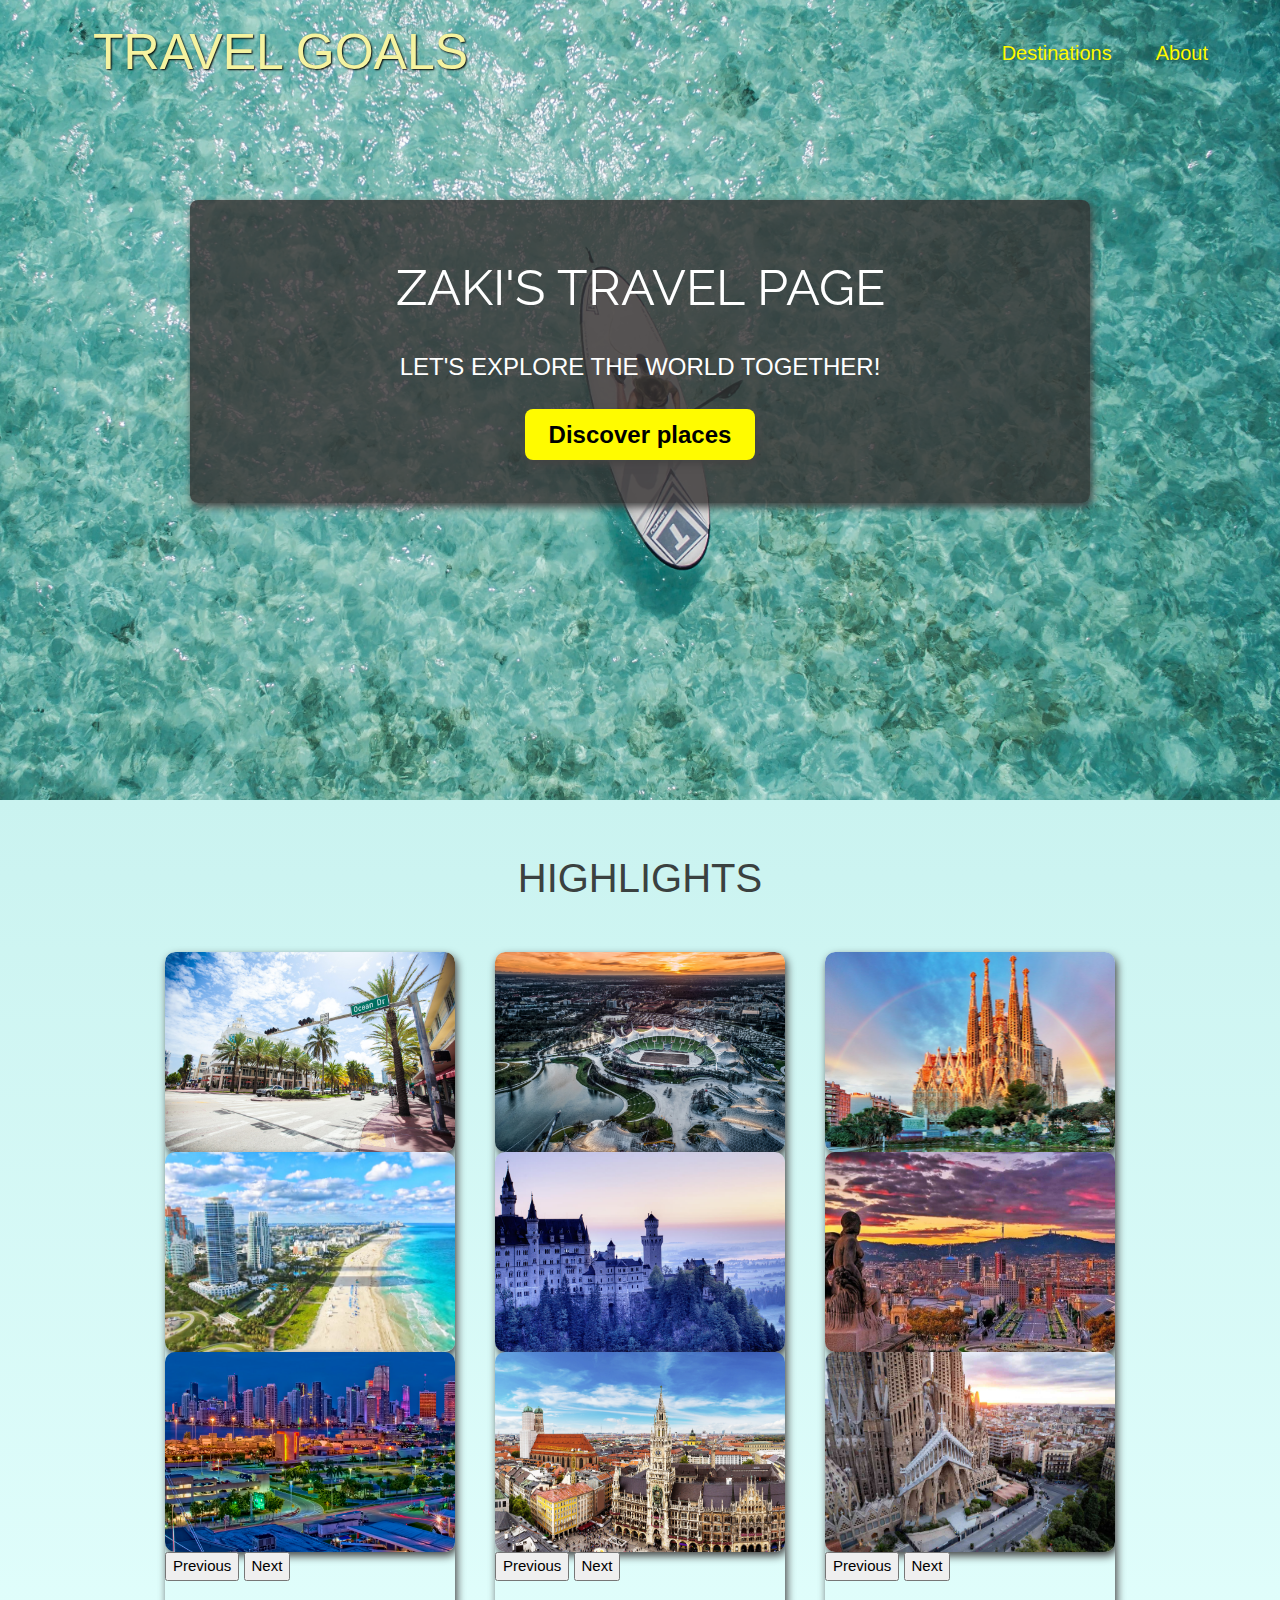
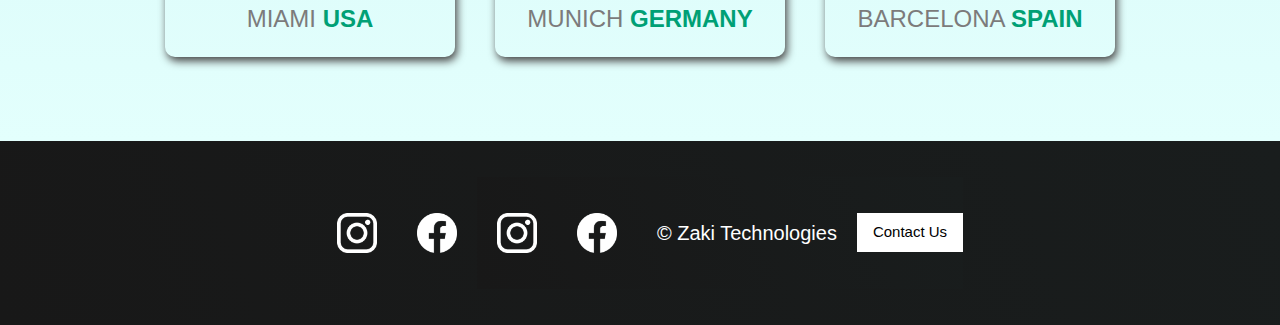
<file: index.html>
<!DOCTYPE html>
<html lang="en">
  <head>
    <meta charset="UTF-8" />
    <link rel="preconnect" href="https://fonts.googleapis.com" />
    <link rel="preconnect" href="https://fonts.gstatic.com" crossorigin />
    <link rel="stylesheet" href="https://www.w3schools.com/w3css/4/w3.css">
    <link href="https://cdn.jsdelivr.net/npm/bootstrap@5.0.2/dist/css/bootstrap.min.css" rel="stylesheet" integrity="sha384-EVSTQN3/azprG1Anm3QDgpJLIm9Nao0Yz1ztcQTwFspd3yD65VohhpuuCOmLASjC" crossorigin="anonymous">
    <link
      href="https://fonts.googleapis.com/css2?family=Raleway:wght@700&display=swap"
      rel="stylesheet"
    />
    <link rel="stylesheet" href="styles.css" />
    <link rel="stylesheet" href="shared.css" />
    <title>Travel Goals</title>
  </head>
  <body>
    <header>
      <div id="page-logo">
        <a href="index.html">Travel Goals</a>
      </div>
      <nav>
        <ul>
          <li>
            <a href="/places.html">Destinations</a>
          </li>
          <li><a href="">About</a></li>
        </ul>
      </nav>
    </header>
    <main>
      <section id="hero">
        <div id="hero-content">
          <h1>Zaki's Travel Page</h1>
          <p>Let's explore the World together!</p>
          <a href="/places.html">Discover places</a>
          <div class="w3-container mt-5">
            <div id="id01" class="w3-modal">
                <div class="w3-modal-content rounded">
                    <div class="w3-container">
                        <span onclick="document.getElementById('id01').style.display='none'" class="w3-button w3-display-topright">&times;</span>
                        <div class="mb-3 mt-3">
                          <label for="exampleFormControlInput1" class="form-label">Email address</label>
                          <input type="email" class="form-control" id="exampleFormControlInput1" placeholder="name@example.com">
                        </div>
                        <div class="mb-3">
                          <label for="exampleFormControlTextarea1" class="form-label">Subject About the Trip</label>
                          <textarea class="form-control" id="exampleFormControlTextarea1" rows="3"></textarea>
                        </div>
                        <div class="mb-3">
                          <button type="submit" onclick="window.location.href='index.html'" class="btn btn-primary mb-3">Send</button>
                        </div>
                    </div>
                </div>
            </div>
        </div>
        </div>
      </section>
      <section id="highlights">
        <h2>Highlights</h2>
        <ul id="destinations">
          <li class="destination">
            <div id="miami" class="carousel slide carousel-fade" data-bs-ride="carousel">
              <div class="carousel-inner">
                <div class="carousel-item active">
                  <img src="/images/places/miami.jpg" alt="Miami treets on sunny day"/>
                </div>
                <div class="carousel-item">
                  <img src="/images/places/miami2.jpg" alt="Miami2"/>
                </div>
                <div class="carousel-item">
                  <img src="/images/places/miami3.jpg" alt="Miami3"/>
                </div>
              </div>
              <button class="carousel-control-prev" type="button" data-bs-target="#miami" data-bs-slide="prev">
                <span class="carousel-control-prev-icon" aria-hidden="true"></span>
                <span class="visually-hidden">Previous</span>
              </button>
              <button class="carousel-control-next" type="button" data-bs-target="#miami" data-bs-slide="next">
                <span class="carousel-control-next-icon" aria-hidden="true"></span>
                <span class="visually-hidden">Next</span>
              </button>
            </div>
            <p>Miami <strong>USA</strong></p>
          </li>
          <li class="destination">
            <div id="munich" class="carousel slide carousel-fade" data-bs-ride="carousel">
              <div class="carousel-inner">
                <div class="carousel-item active">
                  <img src="/images/places/munich.jpg" alt="Munich stadium in winter"/>
                </div>
                <div class="carousel-item">
                  <img src="/images/places/munich2.jpg" alt="Munich2"/>
                </div>
                <div class="carousel-item">
                  <img src="/images/places/munich3.jpg" alt="Munich3"/>
                </div>
              </div>
              <button class="carousel-control-prev" type="button" data-bs-target="#munich" data-bs-slide="prev">
                <span class="carousel-control-prev-icon" aria-hidden="true"></span>
                <span class="visually-hidden">Previous</span>
              </button>
              <button class="carousel-control-next" type="button" data-bs-target="#munich" data-bs-slide="next">
                <span class="carousel-control-next-icon" aria-hidden="true"></span>
                <span class="visually-hidden">Next</span>
              </button>
            </div>
            <p>Munich <strong>Germany</strong></p>
          </li>
          <li class="destination">
            <div id="barcelona" class="carousel slide carousel-fade" data-bs-ride="carousel">
              <div class="carousel-inner">
                <div class="carousel-item active">
                  <img src="/images/places/barcelona.jpg" alt="Palm beach in Barcelona"/>
                </div>
                <div class="carousel-item">
                  <img src="/images/places/barcelona2.jpg" alt=" Barcelona2"/>
                </div>
                <div class="carousel-item">
                  <img src="/images/places/barcelona3.jpg" alt="Barcelona3"/>
                </div>
              </div>
              <button class="carousel-control-prev" type="button" data-bs-target="#barcelona" data-bs-slide="prev">
                <span class="carousel-control-prev-icon" aria-hidden="true"></span>
                <span class="visually-hidden">Previous</span>
              </button>
              <button class="carousel-control-next" type="button" data-bs-target="#barcelona" data-bs-slide="next">
                <span class="carousel-control-next-icon" aria-hidden="true"></span>
                <span class="visually-hidden">Next</span>
              </button>
            </div>
            <p>Barcelona <strong>Spain</strong></p>
          </li>
        </ul>
      </section>
      </main>
      <footer>
      <ul>
        <li>
          <a href="https://www.instagram.com" target="_blank"
            ><img src="/images/icons/insta.png" alt="Instagram logo"
          /></a>
        </li>
        <li>
          <a href="https://www.facebook.com" target="_blank"
            ><img src="/images/icons/facebook.png" alt="Facebook logo"
          /></a>
        </li>
      </ul>
      </section>
    </main>
    <footer>
      <ul>
        <li>
          <a href="https://www.instagram.com" target="_blank"
            ><img src="/images/icons/insta.png" alt="Instagram logo"
          /></a>
        </li>
        <li>
          <a href="https://www.facebook.com" target="_blank"
            ><img src="/images/icons/facebook.png" alt="Facebook logo"
          /></a>
        </li>
      </ul>
      <p>&copy; Zaki Technologies</p>
      <button onclick="document.getElementById('id01').style.display='block'" class="w3-button w3-white rounded">Contact Us</button>
    </footer>
  </body>
  <script src="https://cdn.jsdelivr.net/npm/bootstrap@5.0.2/dist/js/bootstrap.bundle.min.js" integrity="sha384-MrcW6ZMFYlzcLA8Nl+NtUVF0sA7MsXsP1UyJoMp4YLEuNSfAP+JcXn/tWtIaxVXM" crossorigin="anonymous"></script>
</html>
</file>
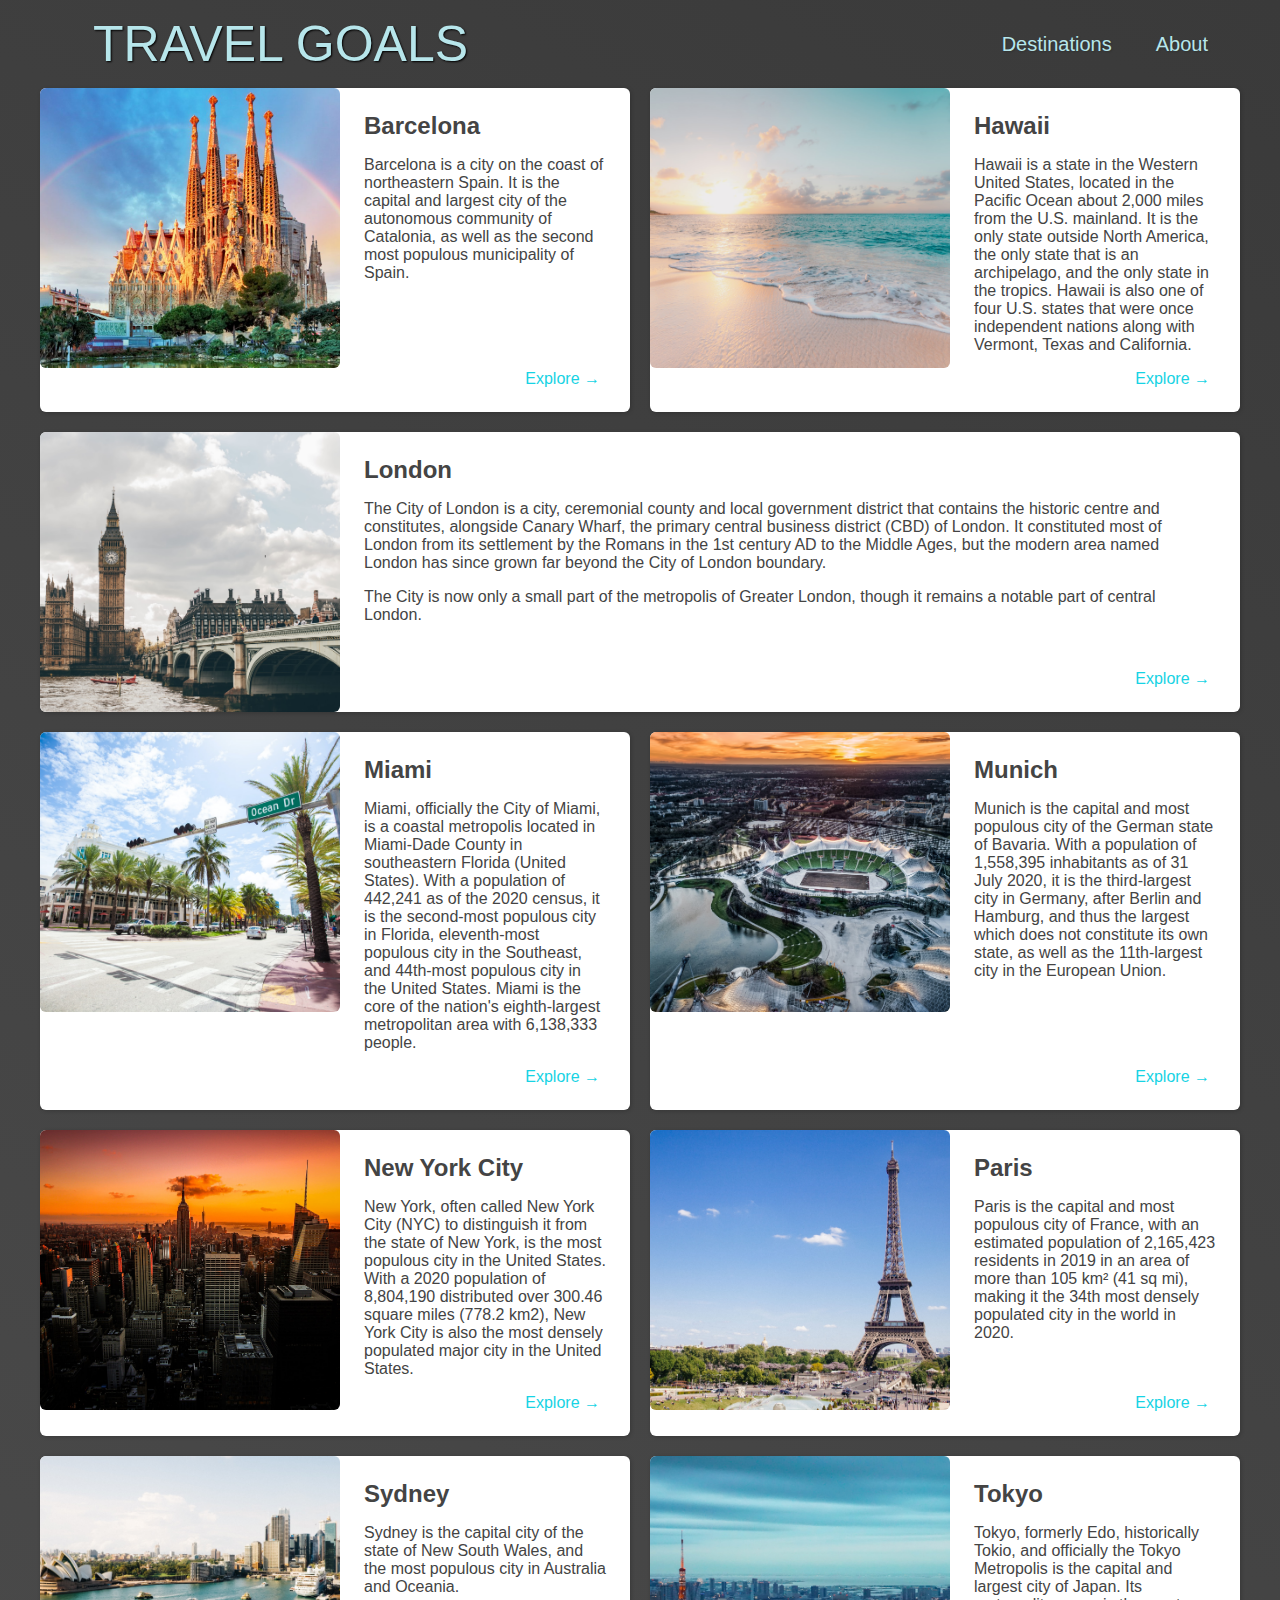
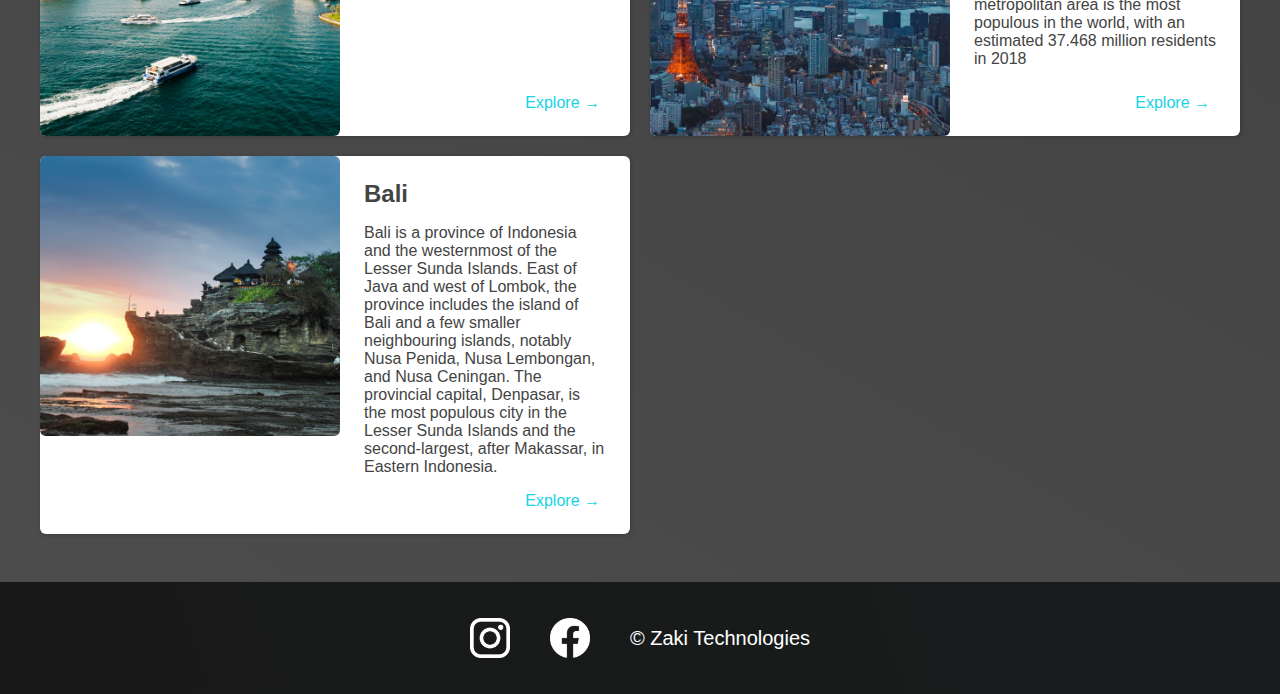
<file: places.html>
<!DOCTYPE html>
<html lang="en">
  <head>
    <meta charset="UTF-8" />
    <link rel="preconnect" href="https://fonts.googleapis.com" />
    <link rel="preconnect" href="https://fonts.gstatic.com" crossorigin />
    <link
      href="https://fonts.googleapis.com/css2?family=Raleway:wght@700&display=swap"
      rel="stylesheet"
    />
    <link rel="stylesheet" href="shared.css" />
    <link rel="stylesheet" href="places.css" />
    <title>Travel Goals</title>
  </head>
  <body>
    <header>
      <div id="page-logo">
        <a href="index.html">Travel Goals</a>
      </div>
      <nav>
        <ul>
          <li>
            <a href="/places.html">Destinations</a>
          </li>
          <li><a href="">About</a></li>
        </ul>
      </nav>
    </header>
    <main>
        <ul>
            <li>
              <img src="images/places/barcelona.jpg" alt="City of Barcelona" />
              <div class="item-content">
                <div>
                  <h2>Barcelona</h2>
                  <p>
                    Barcelona is a city on the coast of northeastern Spain. It is the capital and largest city of the autonomous community of Catalonia, as well as the second most populous municipality of Spain.
                  </p>
                </div>
                <div class="actions">
                  <a href="https://en.wikipedia.org/wiki/Barcelona" target="_blank">Explore &#x2192</a>
                </div>
              </div>
            </li>
            <li>
              <img src="images/places/hawaii.jpg" alt="Hawaii beach" />
              <div class="item-content">
                <div>
                  <h2>Hawaii</h2>
                  <p>
                   Hawaii is a state in the Western United States, located in the Pacific Ocean about 2,000 miles from the U.S. mainland. It is the only state outside North America, the only state that is an archipelago, and the only state in the tropics. Hawaii is also one of four U.S. states that were once independent nations along with Vermont, Texas and California.
                  </p>
                </div>
                <div class="actions">
                  <a href="https://en.wikipedia.org/wiki/Hawaii" target="_blank">Explore &#x2192</a>
                </div>
              </div>
            </li>
            <li>
              <img src="images/places/london.jpg" alt="London city" />
              <div class="item-content">
                <div>
                  <h2>London</h2>
                  <p>
                    The City of London is a city, ceremonial county and local government district that contains the historic centre and constitutes, alongside Canary Wharf, the primary central business district (CBD) of London. It constituted most of London from its settlement by the Romans in the 1st century AD to the Middle Ages, but the modern area named London has since grown far beyond the City of London boundary.
                  </p>
                  <p>
                    The City is now only a small part of the metropolis of Greater London, though it remains a notable part of central London. 
                  </p>
                </div>
                <div class="actions">
                  <a href="https://en.wikipedia.org/wiki/London" target="_blank">Explore &#x2192</a>
                </div>
              </div>
            </li>
            <li>
              <img src="images/places/miami.jpg" alt="Miami streets" />
              <div class="item-content">
                <div>
                  <h2>Miami</h2>
                  <p>
                    Miami, officially the City of Miami, is a coastal metropolis located in Miami-Dade County in southeastern Florida (United States). With a population of 442,241 as of the 2020 census, it is the second-most populous city in Florida, eleventh-most populous city in the Southeast, and 44th-most populous city in the United States. Miami is the core of the nation's eighth-largest metropolitan area with 6,138,333 people.
                  </p>
                </div>
                <div class="actions">
                  <a href="https://en.wikipedia.org/wiki/Miami" target="_blank">Explore &#x2192</a>
                </div>
              </div>
            </li>
            <li>
              <img src="images/places/munich.jpg" alt="Munich football stadium" />
              <div class="item-content">
                <div>
                  <h2>Munich</h2>
                  <p>
                    Munich is the capital and most populous city of the German state of Bavaria. With a population of 1,558,395 inhabitants as of 31 July 2020, it is the third-largest city in Germany, after Berlin and Hamburg, and thus the largest which does not constitute its own state, as well as the 11th-largest city in the European Union.
                  </p>
                </div>
                <div class="actions">
                  <a href="https://en.wikipedia.org/wiki/Munich" target="_blank">Explore &#x2192</a>
                </div>
              </div>
            </li>
            <li>
              <img src="images/places/new-york-city.jpg" alt="New York City skyline" />
              <div class="item-content">
                <div>
                  <h2>New York City</h2>
                  <p>
                    New York, often called New York City (NYC) to distinguish it from the state of New York, is the most populous city in the United States. With a 2020 population of 8,804,190 distributed over 300.46 square miles (778.2 km2), New York City is also the most densely populated major city in the United States.
                  </p>
                </div>
                <div class="actions">
                  <a href="https://en.wikipedia.org/wiki/New_York_City"
                  target="_blank">Explore &#x2192</a
                  >
                </div>
              </div>
            </li>
            <li>
              <img src="images/places/paris.jpg" alt="Paris city" />
              <div class="item-content">
                <div>
                  <h2>Paris</h2>
                  <p>
                    Paris is the capital and most populous city of France, with an estimated population of 2,165,423 residents in 2019 in an area of more than 105 km² (41 sq mi), making it the 34th most densely populated city in the world in 2020.
                  </p>
                </div>
                <div class="actions">
                  <a href="https://en.wikipedia.org/wiki/Paris" target="_blank">Explore &#x2192</a>
                </div>
              </div>
            </li>
            <li>
              <img src="images/places/sydney.jpg" alt="Sydney beach" />
              <div class="item-content">
                <div>
                  <h2>Sydney</h2>
                  <p>
                    Sydney is the capital city of the state of New South Wales, and the most populous city in Australia and Oceania.
                  </p>
                </div>
                <div class="actions">
                  <a href="https://en.wikipedia.org/wiki/Sydney" target="_blank">Explore &#x2192</a>
                </div>
              </div>
            </li>
            <li>
              <img src="images/places/tokyo.jpg" alt="Tokyo skyline" />
              <div class="item-content">
                <div>
                  <h2>Tokyo</h2>
                  <p>
                    Tokyo, formerly Edo, historically Tokio, and officially the Tokyo Metropolis is the capital and largest city of Japan. Its metropolitan area is the most populous in the world, with an estimated 37.468 million residents in 2018
                  </p>
                </div>
                <div class="actions">
                  <a href="https://en.wikipedia.org/wiki/Tokyo" target="_blank">Explore &#x2192</a>
                </div>
              </div>
            </li>
            <li>
              <img src="images/places/bali.jpg" alt="Bali beach" />
              <div class="item-content">
                <div>
                  <h2>Bali</h2>
                  <p>
                    Bali is a province of Indonesia and the westernmost of the Lesser Sunda Islands. East of Java and west of Lombok, the province includes the island of Bali and a few smaller neighbouring islands, notably Nusa Penida, Nusa Lembongan, and Nusa Ceningan. The provincial capital, Denpasar, is the most populous city in the Lesser Sunda Islands and the second-largest, after Makassar, in Eastern Indonesia.
                  </p>
                </div>
                <div class="actions">
                  <a href="https://en.wikipedia.org/wiki/Bali" target="_blank">Explore &#x2192</a>
                </div>
              </div>
            </li>
          </ul>
    </main>
    <footer>
      <ul>
        <li>
          <a href="https://www.instagram.com"
            ><img src="/images/icons/insta.png" alt="Instagram logo"
          /></a>
        </li>
        <li>
          <a href="https://www.facebook.com"
            ><img src="/images/icons/facebook.png" alt="Facebook logo"
          /></a>
        </li>
      </ul>
      <p> &copy; Zaki Technologies</p>
    </footer>
  </body>
</html>
</file>
<file: styles.css>
#hero {
    height: 800px;
    background-image: url("/images/places/ocean.jpg");
    background-position: center;
    background-size: cover;
}

#hero-content {
    width: 900px;
    background-color: rgba(51, 47, 47, 0.8);
    box-shadow: 2px 4px 8px rgb(68, 67, 67);
    border-radius: 8px;
    text-align: center;
    padding: 50px 0;
    margin: 0 auto;
    position: relative;
    top: 200px;
}

#hero-content h1 {
    color: white;
    text-transform: uppercase;
    font-size: 50px;
    font-family: "Raleway", sans-serif;
    margin: 0;
}

#hero-content p {
    color: white;
    text-transform: uppercase;
    font-size: 24px;
    font-weight: 300;
    margin-bottom: 32px;
}

#hero-content a {
    text-decoration: none;
    background-color: rgb(255, 251, 0);
    padding: 12px 24px;
    color: black;
    font-size: 24px;
    font-weight: bold;
    border-radius: 8px;
    box-shadow: 2px 4px 8px rgb(68, 67, 67);
}

#hero-content a:hover {
    background-color: rgb(255, 238, 0);
}

#highlights {
    padding: 24px;
    background: linear-gradient(0deg, rgb(227, 255, 253), rgb(202, 243, 240))
}

#highlights h2 {
    text-transform: uppercase;
    text-align: center;
    font-size: 40px;
    color: rgb(59, 65, 64);
    margin: 24px 0;
}

#destinations {
    display: flex;
    width: 90%;
    margin: auto;
    margin-bottom: 40px;
    justify-content: center;

}

.destination {
    margin: 0 20px;
    text-transform: uppercase;
}

.destination p {
    text-align: center;
    font-size: 24px;
    color: rgb(124, 123, 123);
    margin: 20px 0;
}

.destination strong {
    color: rgb(0, 160, 117);
}

#destinations .carousel-inner img {
    height: 200px;
    width: 100%;
    box-shadow: 2px 4px 8px rgb(68, 67, 67);
    border-radius: 10px;
    object-fit: cover;
}

.destination {
    margin: 20px;
    max-width: 290px;
    box-shadow: 2px 4px 8px rgb(68, 67, 67);
    border-radius: 10px;
    overflow: hidden;
  }
  
  .destination .carousel-inner {
    border-radius: 10px; /* Rotunjirea colțurilor pentru carusel */
  }
</file>
<file: shared.css>
body {
    font-family: "Quicksand", sans-serif;
    margin: 0;
}

ul {
    list-style: none;
    margin: 0;
    padding: 0;
}

header {
    display: flex;
    justify-content: space-between;
    align-items: center;
    padding: 15px 60px;
    position: absolute;
    width: 100%;
    top: 0;
    left: 0;
    box-sizing: border-box;
}

#page-logo a {
    margin-left: 23px;
    padding: 10px;
    font-family: "Oleo Script", sans-serif;
    color: rgb(245, 243, 160);
    font-size: 50px;
    text-decoration: none;
    text-transform: uppercase;
    text-shadow: 1px 1px 2px rgb(0, 0, 0);
}

header ul {
    display: flex;

}

header li {
    margin-left: 20px;
}

header a {
    color: rgb(255, 251, 0);
    text-decoration: none;
    font-size: 20px;
    padding: 12px;
    text-shadow: 1px 1px 2px rgba(0, 0, 0, 0.2);
    border-radius: 5px;
}

header nav a:hover {
    color: rgb(77, 77, 77);
    background-color: rgb(255, 251, 0);
}

footer {
    background: linear-gradient(70deg, rgb(24, 24, 24), rgb(25, 29, 29));
    padding: 36px 0;
    display: flex;
    align-items: center;
    justify-content: center;
}

footer ul {
    display: flex;
    justify-content: center;
    /*padding: 40px;*/
}

footer li {
    width: 40px;
    height: 40px;
    margin: 0 20px;
}

footer img {
    width: 100%;
    height: 100%;
}

footer p {
    color: white;
    text-align: center;
    margin: 0 20px ;
    font-size: 20px;
}
</file>
<file: places.css>
body {
    background: linear-gradient(30deg, rgb(77, 77, 77), rgb(58, 58, 58));
    color: rgb(68, 68, 68);
}

#page-logo a {
    color: rgb(183, 230, 235);
}

header {
    position: static;
}

header a {
    color: hsl(186, 57%, 82%);
}

header nav a:hover {
    background-color: rgb(183, 230, 235);
    color: rgb(59, 59, 59);
}

main ul {
    width: 1200px;
    margin: 0 auto 48px auto;
    display: grid;
    grid-template-columns: 1fr 1fr;
    gap: 20px 20px;
}

li:nth-of-type(3) {
    grid-column: 1 / span 2;
}

main li {
    display: flex;
    background-color: white;
    box-shadow: 1px 1px 4px rgba(0, 0, 0, 0.2);
    border-radius: 6px;
}

main li img {
    width: 300px;
    height: 280px;
    object-fit: cover;
    border-radius: 6px;
}

.item-content {
    padding: 24px;
    display: flex;
    flex-direction: column;
    justify-content: space-between;
}

.item-content h2 {
    margin: 0;
}

.actions {
    text-align: right;
}

.actions a {
    text-decoration: none;
    padding: 6px;
    color: rgb(22, 211, 228);
    border-radius: 5px;
}

.actions a:hover {
    background-color: rgb(235, 253, 255);
}
</file>
